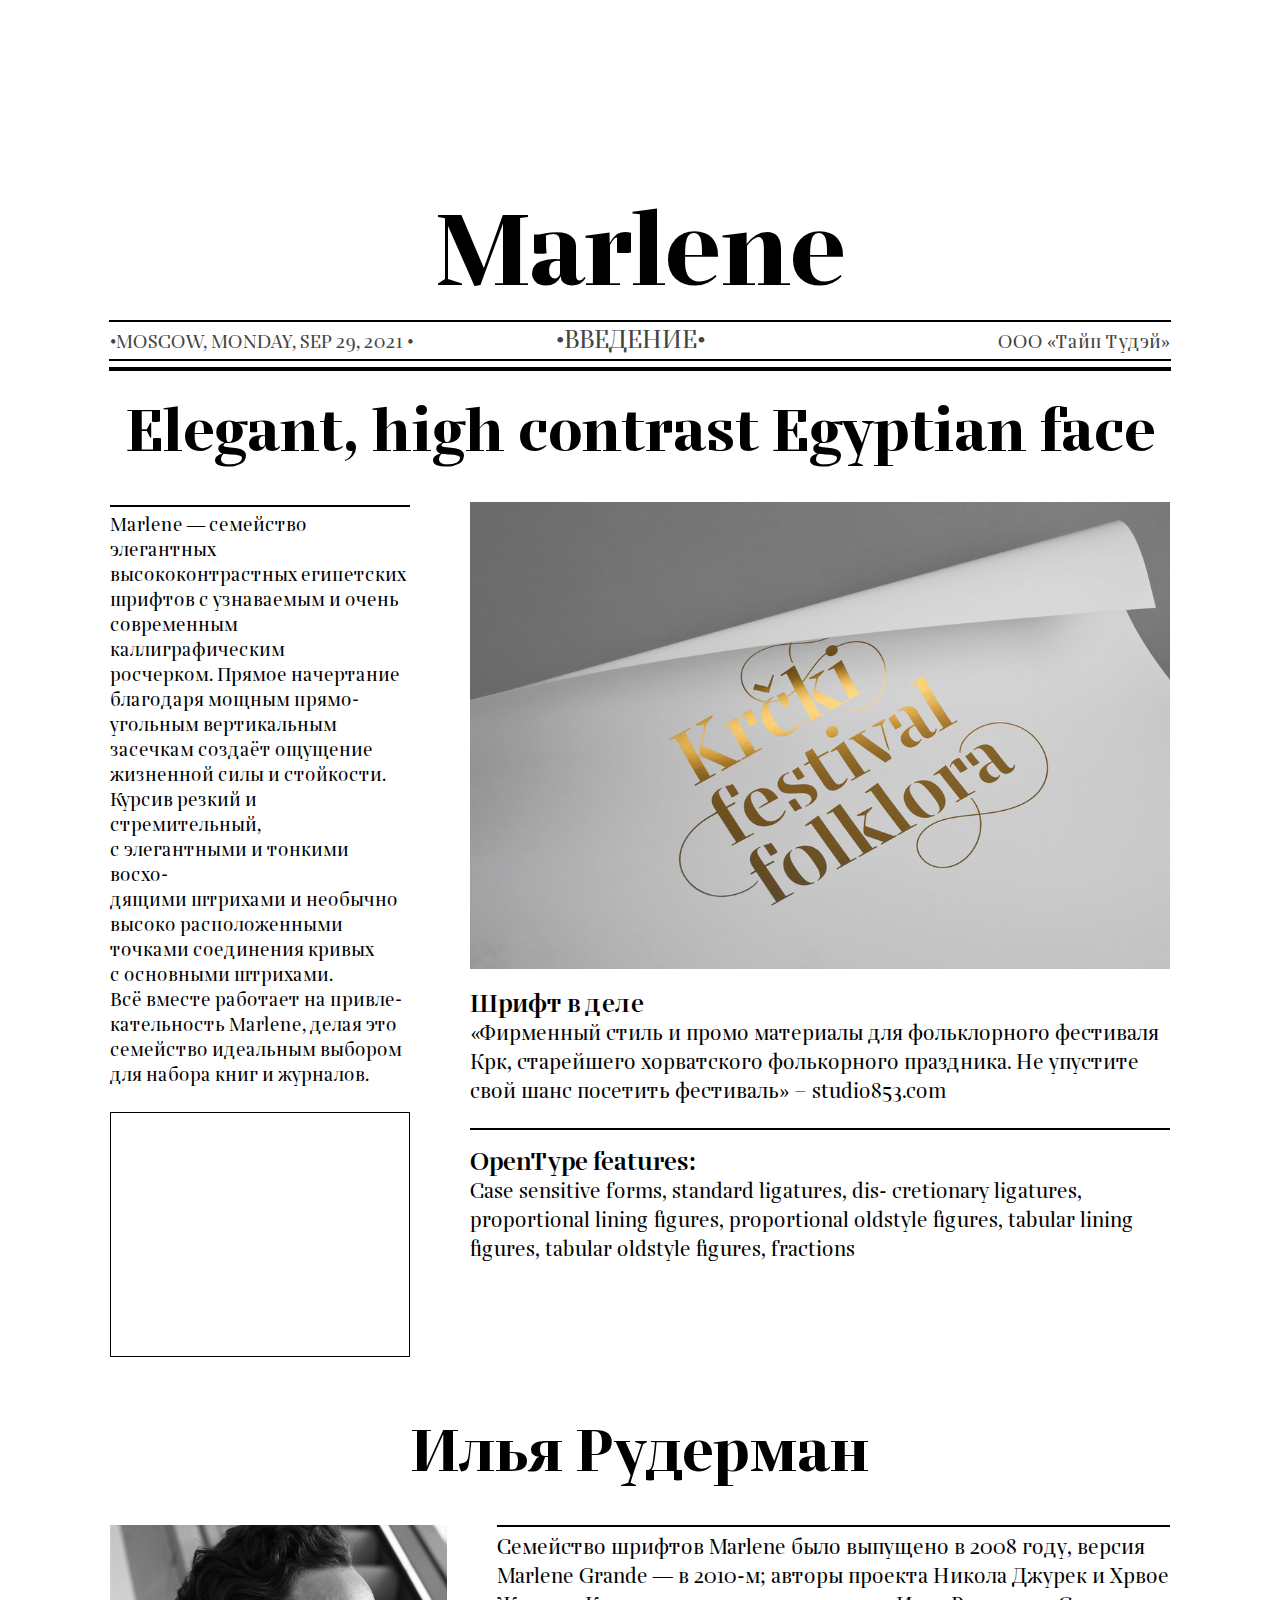
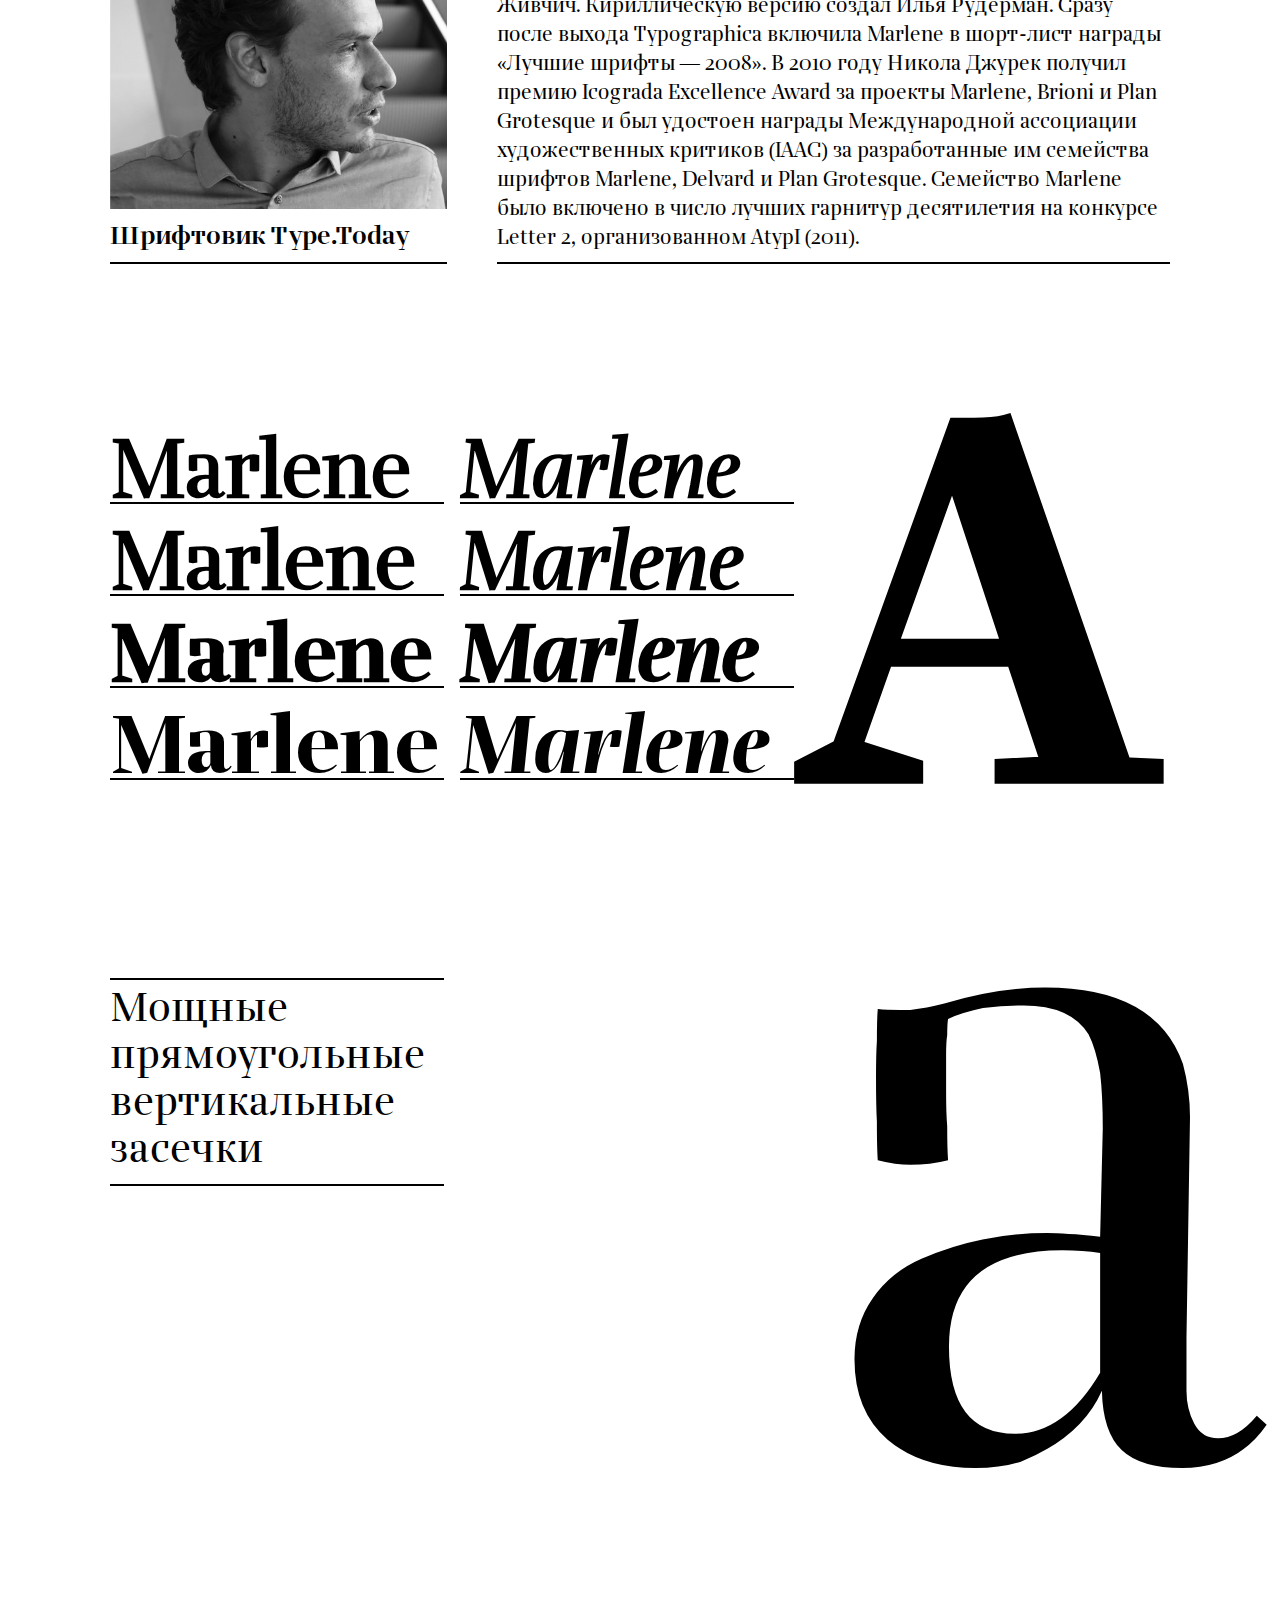
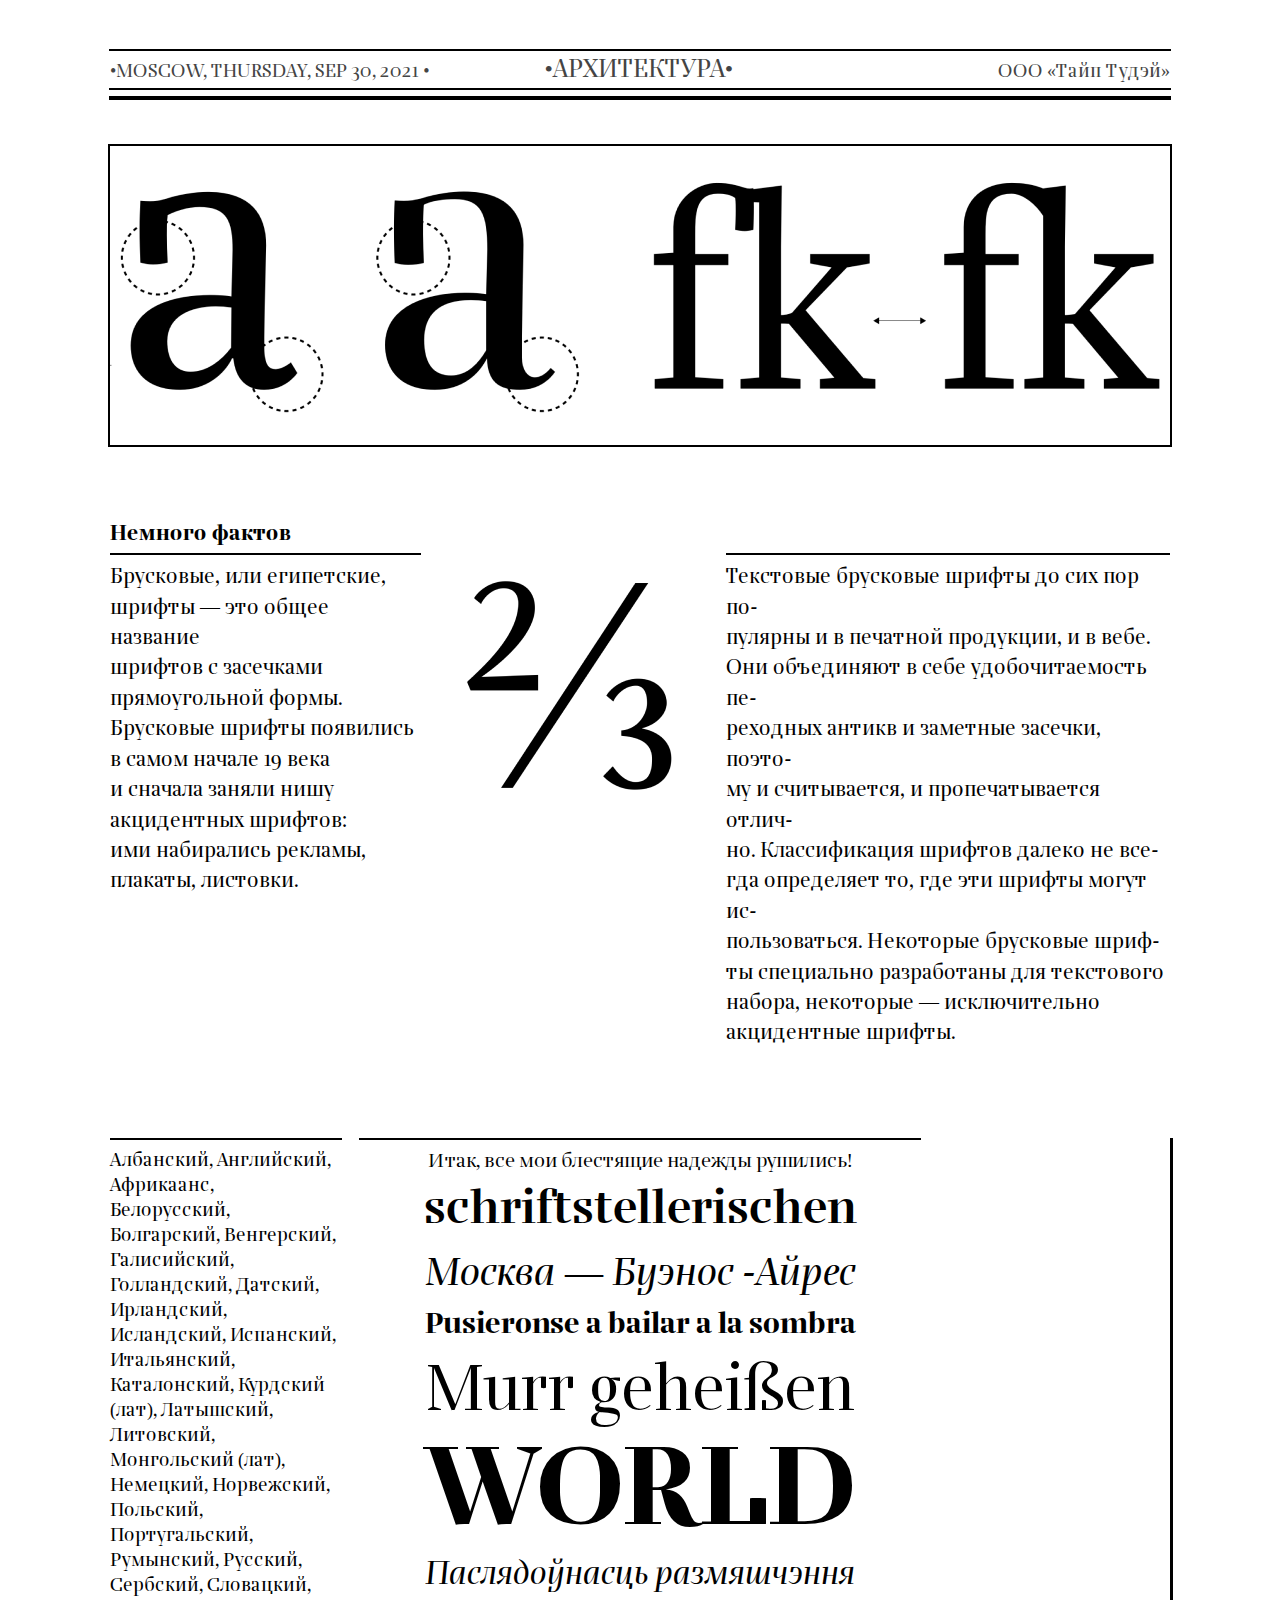
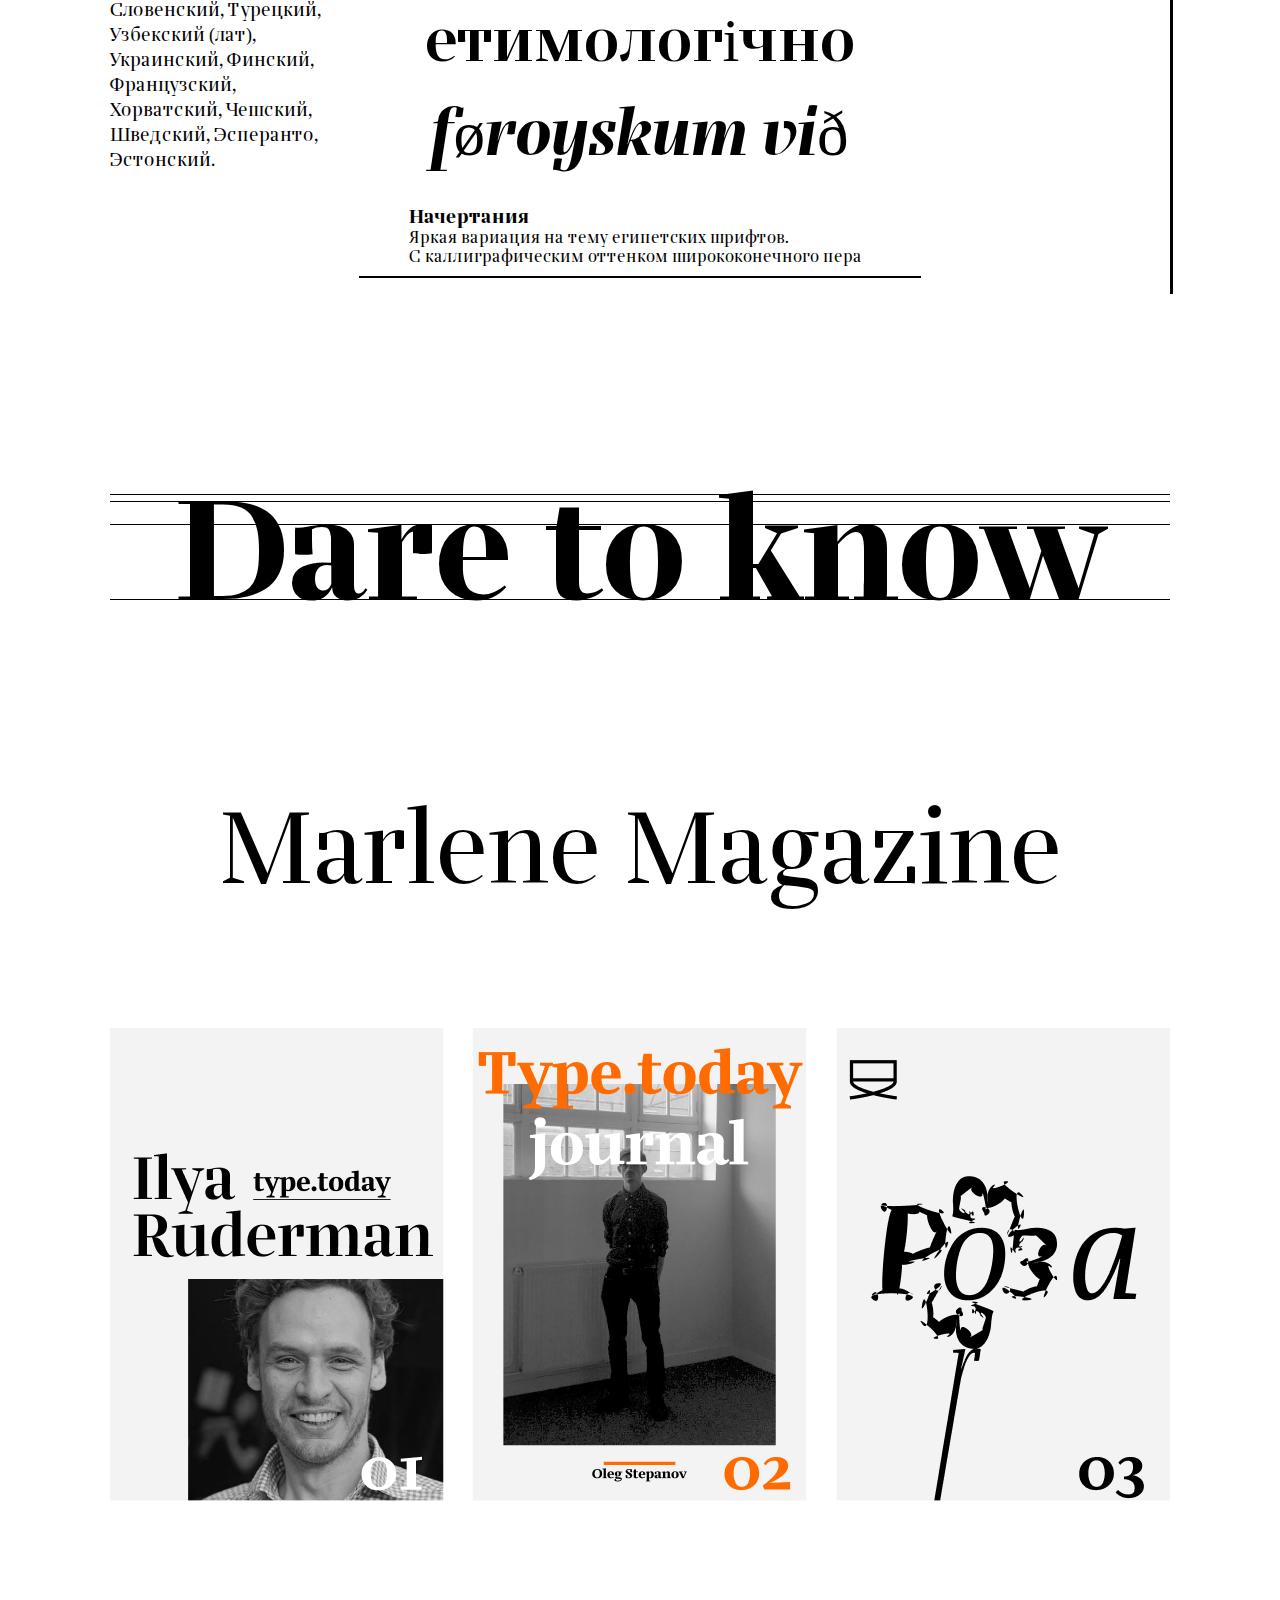
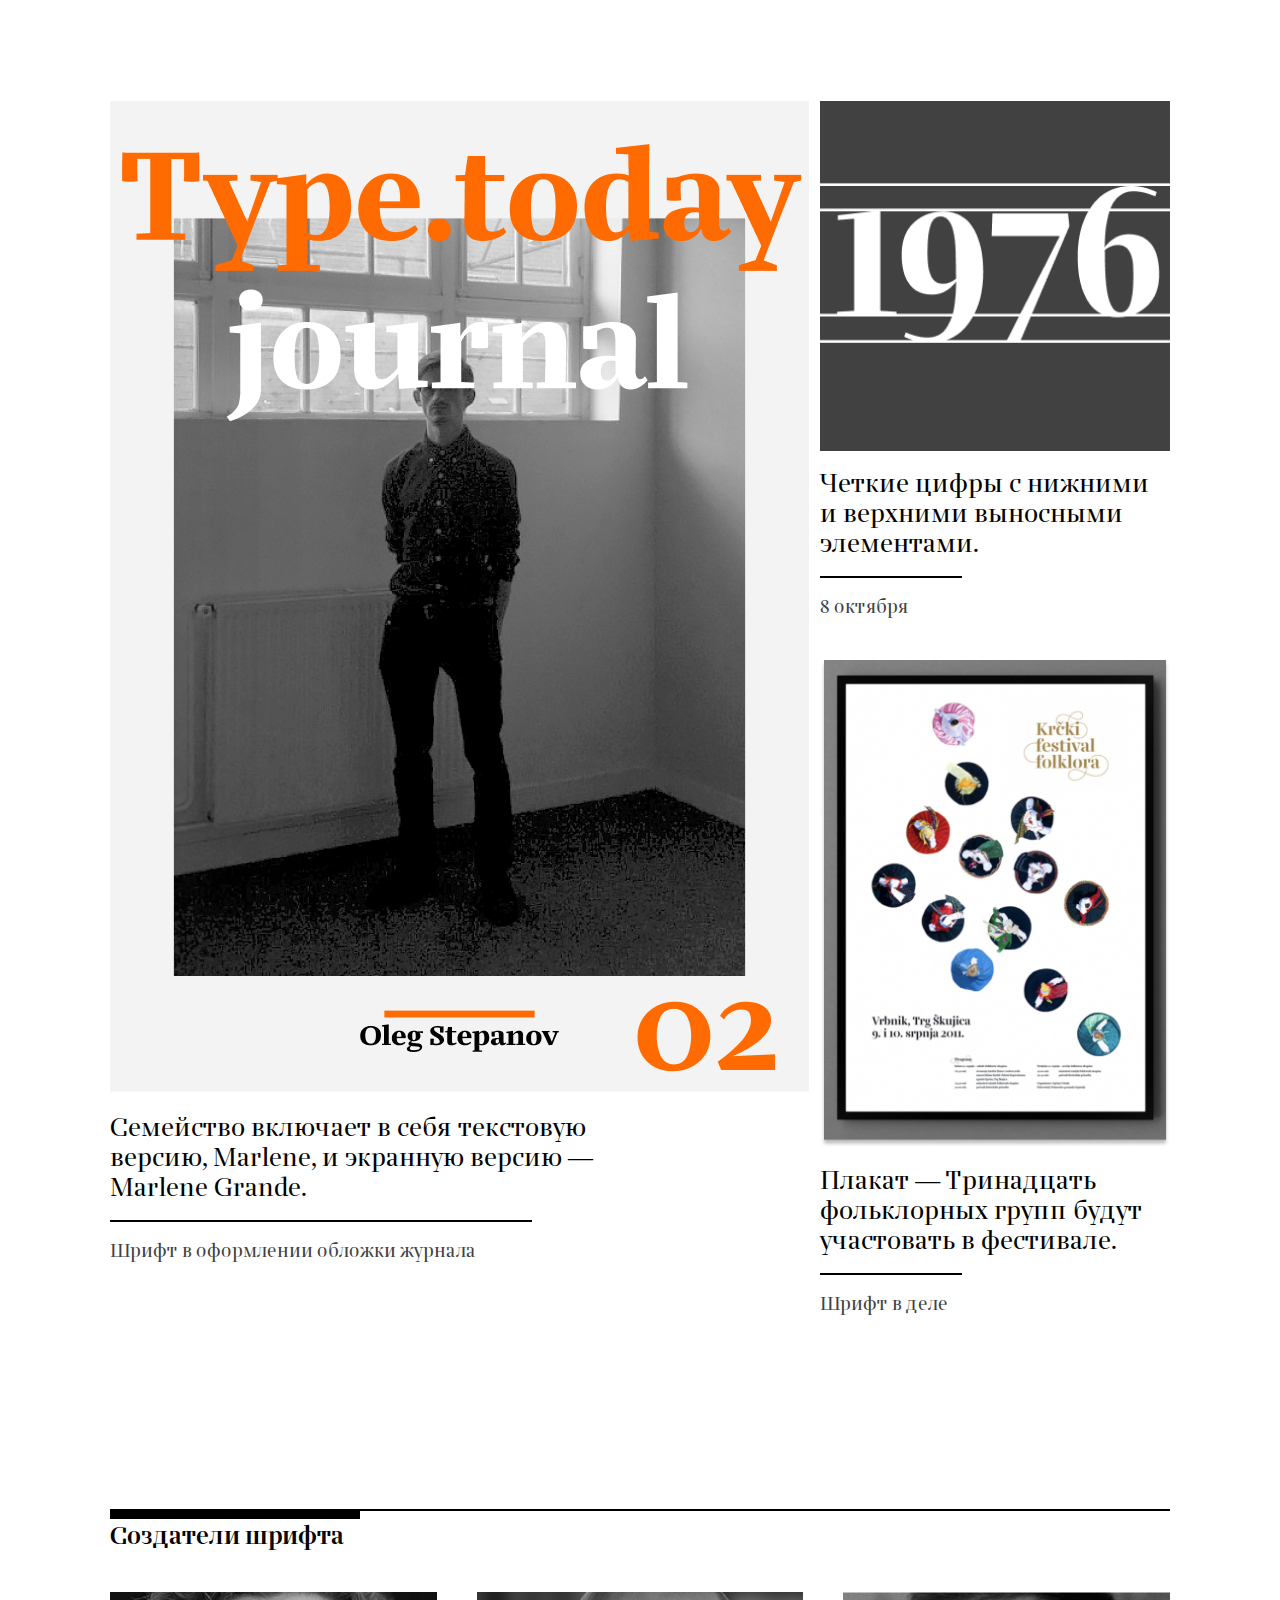
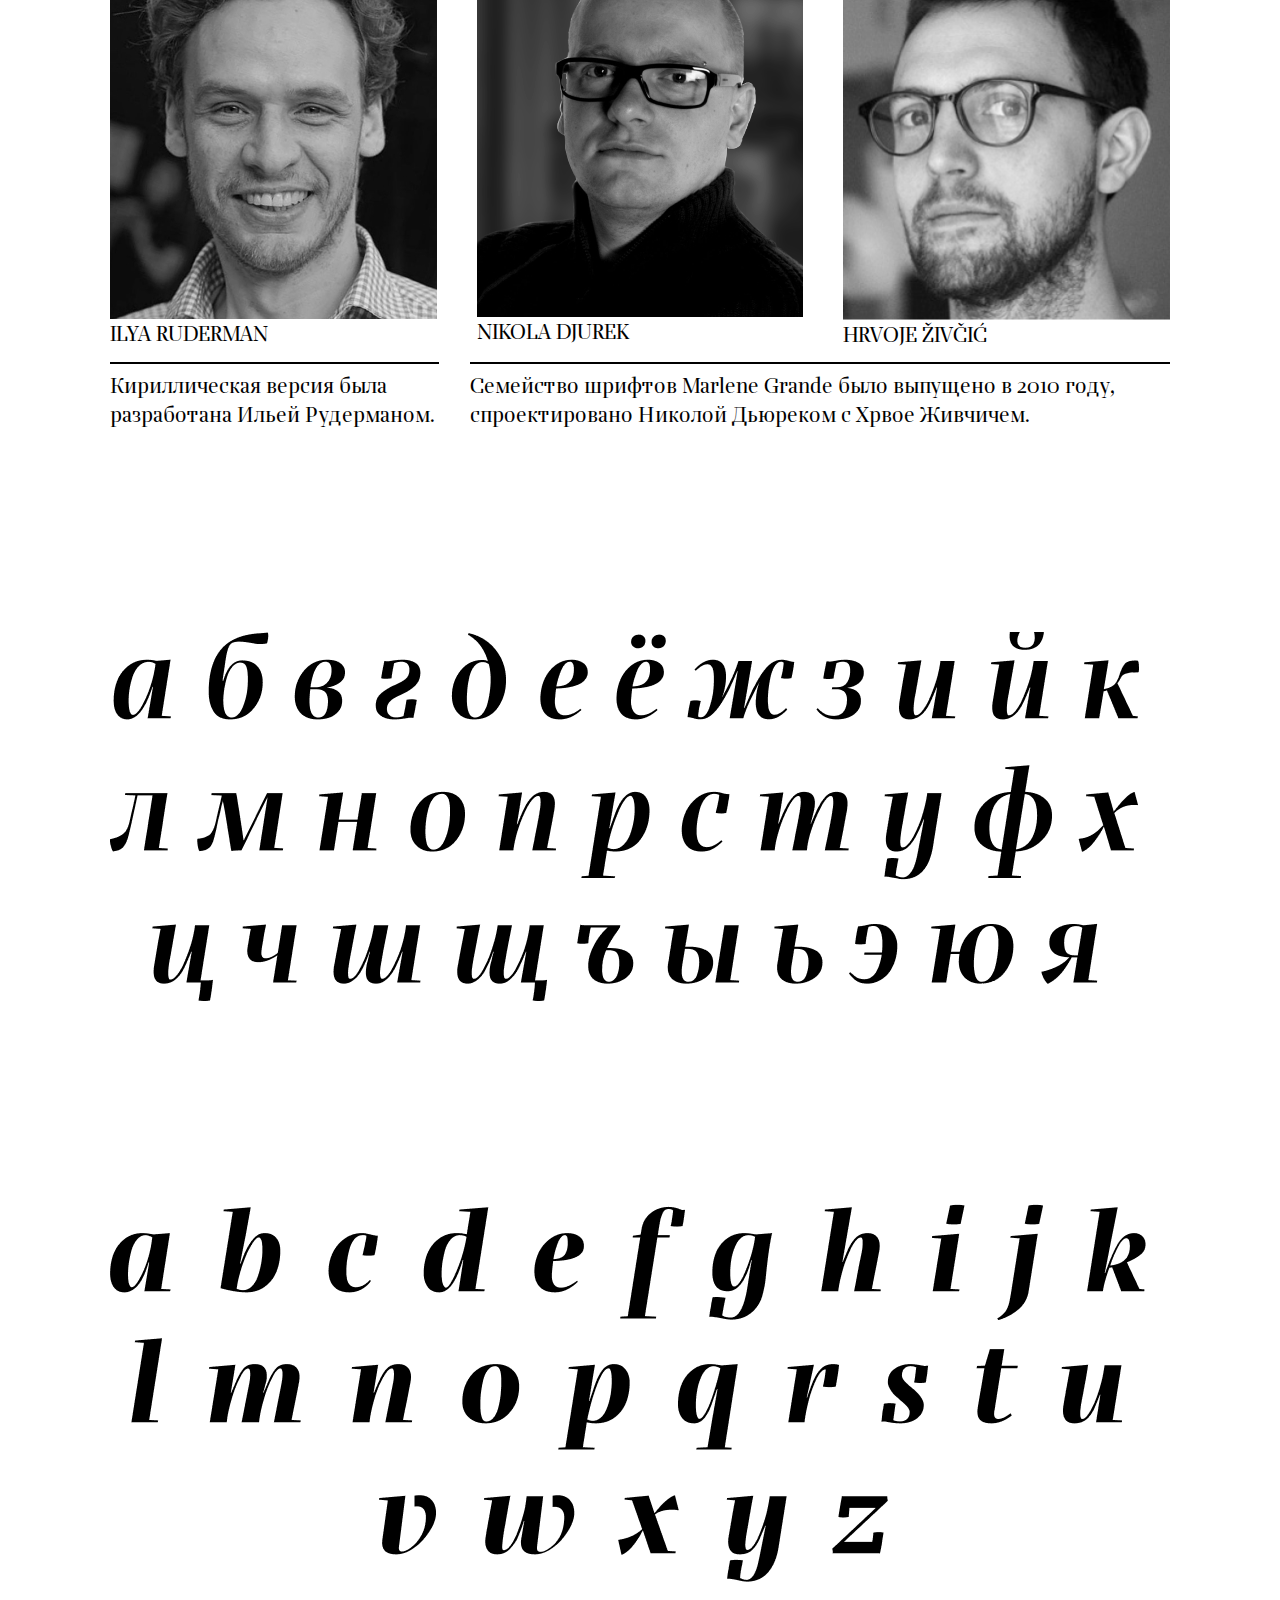
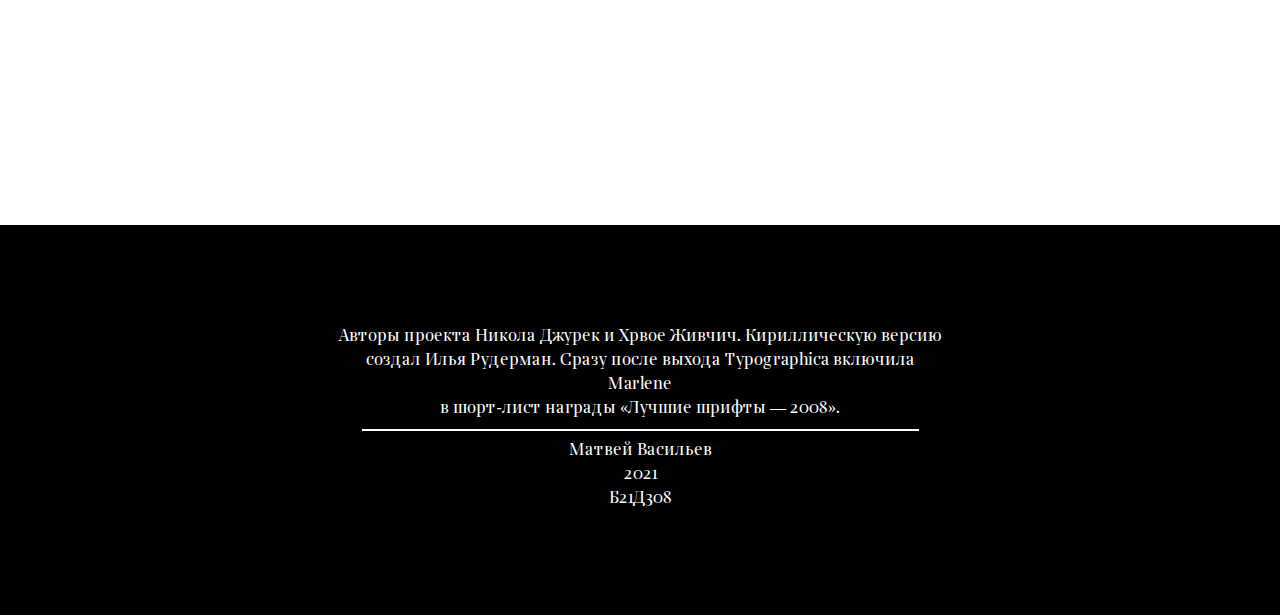
<file: index.html>
<!DOCTYPE html>
<html lang="ru" dir="ltr">

<head>
  <meta charset="utf-8">
  <meta property="og:type" content="{ææææææææææææææææ}">
  <meta property="og:url" content="{https://hounsot.github.io/MarleneLanding/}">
  <meta property="og:image" content="{images/Screenshot 2021-11-02 at 16.34.13}">
  <meta property="og:title" content="{Шрифтовое семейство Marlene}">
  <meta property="og:description" content="{}">
  <title>Marlene</title>
  <link rel="stylesheet" href="styles/style.css">
</head>

<body>
  <div class="header">
  </div>
  <h1 class="title">Marlene</h1>
  <div class="newspaperhead">
    <hr id="upperline">
    <div class="headertext">
      <p>•MOSCOW, MONDAY, SEP 29, 2021 •</p>
      <p id="intro">•ВВЕДЕНИЕ•</p>
      <p>ООО «Тайп Тудэй»</p>
    </div>
    <hr>
    <hr class="thickline">
  </div>
  <h1 class="title1">Elegant, high contrast Egyptian face</h1>

  <section class="newsbody">
    <div class="article">
      <hr>
      <p class="lefttext">Marlene — семейство элегантных <br>
        высококонтрастных египетских <br>
        шрифтов с узнаваемым и очень <br>
        современным каллиграфическим <br>
        росчерком. Прямое начертание <br>
        благодаря мощным прямо- <br>
        угольным
        вертикальным засечкам создаёт
        ощущение жизненной силы
        и стойкости.<br>
        Курсив резкий и стремительный, <br>
        с элегантными и тонкими восхо- <br>
        дящими штрихами и необычно
        высоко расположенными <br>
        точками соединения кривых <br>
        с основными штрихами. <br>
        Всё вместе работает на привле- <br>
        кательность Marlene, делая это
        семейство идеальным выбором
        для набора книг и журналов.</p>
        <div class="placeholder">

        </div>
    </div>
    <div class=imgfirst>
      <img src="images/FontInUse.jpeg" alt="">
      <div class="smallerspace">
      </div>
      <h2 class="subtitlebody">Шрифт в деле</h2>
      <p class="blea">«Фирменный стиль и промо материалы для фольклорного фестиваля Крк, старейшего хорватского фолькорного праздника. Не упустите <br>свой шанс посетить фестиваль» – studio853.com</p>
      <hr id="texthr">
      <h2 class="subtitlebody">OpenType features:</h2>
      <p>Case sensitive forms, standard ligatures, dis- cretionary ligatures, proportional lining figures, proportional oldstyle figures, tabular lining figures, tabular oldstyle figures, fractions</p>
    </div>
  </section>
  <div class="smallspace">

  </div>
  <h1 class="title1">Илья Рудерман</h1>
  <section id="IlyaRuderman">
    <div class="newsbodybottom">
      <img src="images/ilya.jpg" alt="">
      <p id="subtitle">Шрифтовик Type.Today</p>
      <hr>
    </div>
    <div class="IlyaAbout">
      <hr>
      <p>Семейство шрифтов Marlene было выпущено в 2008 году, версия Marlene Grande — в 2010-м; авторы проекта Никола Джурек и Хрвое Живчич. Кириллическую версию создал Илья Рудерман. Сразу после выхода Typographica включила Marlene в шорт-лист
        награды «Лучшие шрифты — 2008». В 2010 году Никола Джурек получил премию Icograda Excellence Award за проекты Marlene, Brioni и Plan Grotesque и был удостоен награды Международной ассоциации художественных критиков (IAAC) за разработанные
        им семейства шрифтов Marlene, Delvard и Plan Grotesque. Семейство Marlene было включено в число лучших гарнитур десятилетия на конкурсе Letter 2, организованном AtypI (2011).</p>
      <hr>
    </div>
  </section>
  <div class="smallspace">

  </div>
  <section class="lolik">
    <div class="">
      <h1 id="Light">Marlene</h1>
      <hr>
      <h1 id="Regular">Marlene</h1>
      <hr>
      <h1 id="Medium">Marlene</h1>
      <hr>
      <h1 id="Bold">Marlene</h1>
      <hr>
    </div>
    <div>
      <h1 id="LightItalic">Marlene</h1>
      <hr>
      <h1 id="RegularItalic">Marlene</h1>
      <hr>
      <h1 id="MediumItalic">Marlene</h1>
      <hr>
      <h1 id="BoldItalic">Marlene</h1>
      <hr>
    </div>
    <div class="qwe">
      <h1>A</h1>
    </div>
  </section>
  <div class="smallspace">
  </div>
  <div class="smallspace">
  </div>
  <section class="lolik">
    <div>
      <hr>
      <p class="storytell">
        Мощные <br>
        прямоугольные <br>
        вертикальные <br>
        засечки
      </p>
      <hr>
    </div>
    <div class="speaker">
      <p id="serifs">a</p>
    </div>
  </section>

  <div class="space">
  </div>
  <div class="space">
  </div>
  <div class="newspaperhead">
    <hr id="upperline">
    <div class="headertext">
      <p>•mOSCOW, THURSDAY, SEP 30, 2021 •</p>
      <p id="intro">•АРХИТЕКТУРА•</p>
      <p>ООО «Тайп Тудэй»</p>
    </div>
    <hr>
    <hr class="thickline">
  </div>
  <div class="smallspace">

  </div>
  <div class="architectureimage">
    <img src="images/newnew.png" alt="">
  </div>
  <div id="aue">

  </div>
  <p id="facts">Немного фактов</p>
  <section class="architecture">
    <div id="facts1">
      <hr>
      <p>Брусковые, или египетские, <br>
        шрифты — это общее название <br>
        шрифтов с засечками <br>
        прямоугольной формы.<br>
        Брусковые шрифты появились <br>
        в самом начале 19 века <br>
        и сначала заняли нишу <br>
        акцидентных шрифтов: <br>
        ими набирались рекламы, <br>
        плакаты, листовки.
      </p>
    </div>
    <div id="factsimg">
      <img src="images/23.png" alt="">
    </div>
    <div id="facts2">
      <hr>
      <p>
        Текстовые брусковые шрифты до сих пор по- <br>
        пулярны и в печатной продукции, и в вебе. <br>
        Они объединяют в себе удобочитаемость пе- <br>
        реходных антикв и заметные засечки, поэто- <br>
        му и считывается, и пропечатывается отлич- <br>
        но. Классификация шрифтов далеко не все- <br>
        гда определяет то, где эти шрифты могут ис- <br>
        пользоваться. Некоторые брусковые шриф- <br>
        ты специально разработаны для текстового <br>
        набора, некоторые — исключительно <br>
        акцидентные шрифты. <br>
      </p>
    </div>
  </section>
  <div class="smallspace">
  </div>
  <div class="smallspace">
  </div>
  <section class="Types">

    <div id="typestext">
      <hr>
      <p class="languages">Албанский, Английский, Африкаанс, Белорусский, Болгарский, Венгерский, Галисийский, Голландский, Датский, Ирландский, Исландский, Испанский, Итальянский, Каталонский, Курдский (лат), Латышский, Литовский, Монгольский (лат), Немецкий, Норвежский, Польский, Португальский, Румынский, Русский, Сербский, Словацкий, Словенский, Турецкий, Узбекский (лат), Украинский, Финский, Французский, Хорватский, Чешский, Шведский, Эсперанто, Эстонский. </p>
    </div>
    <div id="typesempty">
    </div>
    <div id="types">
      <hr class="typeshr">
      <div id="typestypes">
        <p id="Itak">Итак, все мои блестящие надежды рушились!</p>
        <p id="schr">schriftstellerischen</p>
        <p id="Msk">Москва — Буэнос -Айрес</p>
        <p id="Pusi">Pusieronse a bailar a la sombra</p>
        <p id="Murr">Murr geheißen</p>
        <p id="JOJO">WORLD</p>
        <p id="Пасля">Паслядоўнасць размяшчэння</p>
        <p id="etimo">етимологічно</p>
        <p id="for">føroyskum við</p>
      </div>
      <div class="smallerspace">

      </div>
      <div class="omy">
        <p id="vari">Начертания</p>
        <p id="typestexi">Яркая вариация на тему египетских шрифтов. <br>
          C каллиграфическим оттенком ширококонечного пера</p>
      </div>
      <hr class="typeshr">
    </div>
    <div id="typesempty">
    </div>
    <div id="typestext">
      <div id="rectangle">
      </div>
    </div>
  </section>
  <div class="space">

  </div>
  <section class="Kant">
    <div class="kantdiv">
      <hr id="firsthr">
      <hr id="secondhr">
      <hr id="thirdhr">
      <p>Dare to know</p>
      <hr id="fourthhr">
    </div>
  </section>
  <div class="space">
  </div>
  <div class="Magazine">
    <h2>Marlene Magazine</h2>
  </div>
  <div class="smallspace">
  </div>
  <div class="smallspace">
  </div>
  <div class="smallspace">
  </div>
  <div class="coverscovers">
    <img src="images/Group 27.jpg" alt="">
  </div>
  <div class="space">

  </div>
  <section class="central">
    <div leftcolumn>
      <img src="images/TypeTodayMag.png" alt="">
      <p id="maintext">Семейство включает в себя текстовую <br>
        версию, Marlene, и экранную версию — <br>
        Marlene Grande. </p>
      <hr id="subtitlehrGum">
      <p id="subtitlel">Шрифт в оформлении обложки журнала</p>
    </div>
    <div class="rightcolumn">
      <img src="images/Group 19.png" alt="">
      <p id="maintext">Четкие цифры с нижними <br>
        и верхними выносными <br>
        элементами.</p>
      <hr id="subtitlehr">
      <p id="subtitlel">8 октября</p>
      <img src="images/group 20.png" alt="">
      <p id="maintext">Плакат — Тринадцать <br>
        фольклорных групп будут <br>
        участовать в фестивале.</p>
      <hr id="subtitlehr">
      <p id="subtitlel">Шрифт в деле</p>
    </div>
  </section>
  <div class="space">
  </div>
  <div class="space">

  </div>
  <div class="creators">
    <hr id="creatorshr">
    <div class="rectanglecreators">
    </div>
    <p id="pcreators">Создатели шрифта</p>
  </div>
  <div class="smallspace">

  </div>
  <section id="creatorsphotos">
    <div id="IlyaPhoto">
      <img src="images/Mask Group-2.jpg" alt="">
      <p class="Names">ILYA RUDERMAN</p>
    </div>
    <div>
      <img src="images/Mask Group 2.png" alt="">
      <p class="Names">NIKOLA DJUREK</p>
    </div>
    <div class="NikolaPhoto">
      <img src="images/Mask Group-2.png" alt="">
      <p class="Names">HRVOJE ŽIVČIĆ</p>
    </div>
  </section>
  <div class="zzss">
    <div class="zz">
      <hr>
      <p>Кириллическая версия была разработана Ильей Рудерманом.
      </p>
    </div>
    <div class="ss">
      <hr>
      <p>Семейство шрифтов Marlene Grande было выпущено в 2010 году, <br>
        спроектировано Николой Дьюреком с Хрвое Живчичем.
      </p>
    </div>
  </div>


  <div class="space">
  </div>

  <div class="alphabet">
    <img src="images/alphabetCyr.png" alt="">
  </div>
  <div class="space">

  </div>
  <div class="alphabet">
    <img src="images/a b c d e f g h i j k l m n o p q r s t u v w x y z.png" alt="">
  </div>
  <div class="space">

  </div>
  <div class="smallspace">

  </div>
  <footer>
    <div class="foot">
      <p>Авторы проекта Никола Джурек и Хрвое Живчич. Кириллическую версию создал Илья Рудерман. Сразу после выхода Typographica включила Marlene
        <br>в шорт-лист награды «Лучшие шрифты — 2008».
      </p>
      <hr>
      <p>Матвей Васильев <br>
        2021 <br>
        Б21Д308
      </p>
    </div>
  </footer>
</body>

</html>
</file>
<file: styles/style.css>
@import "reset.css";
@import "content.css";
</file>
